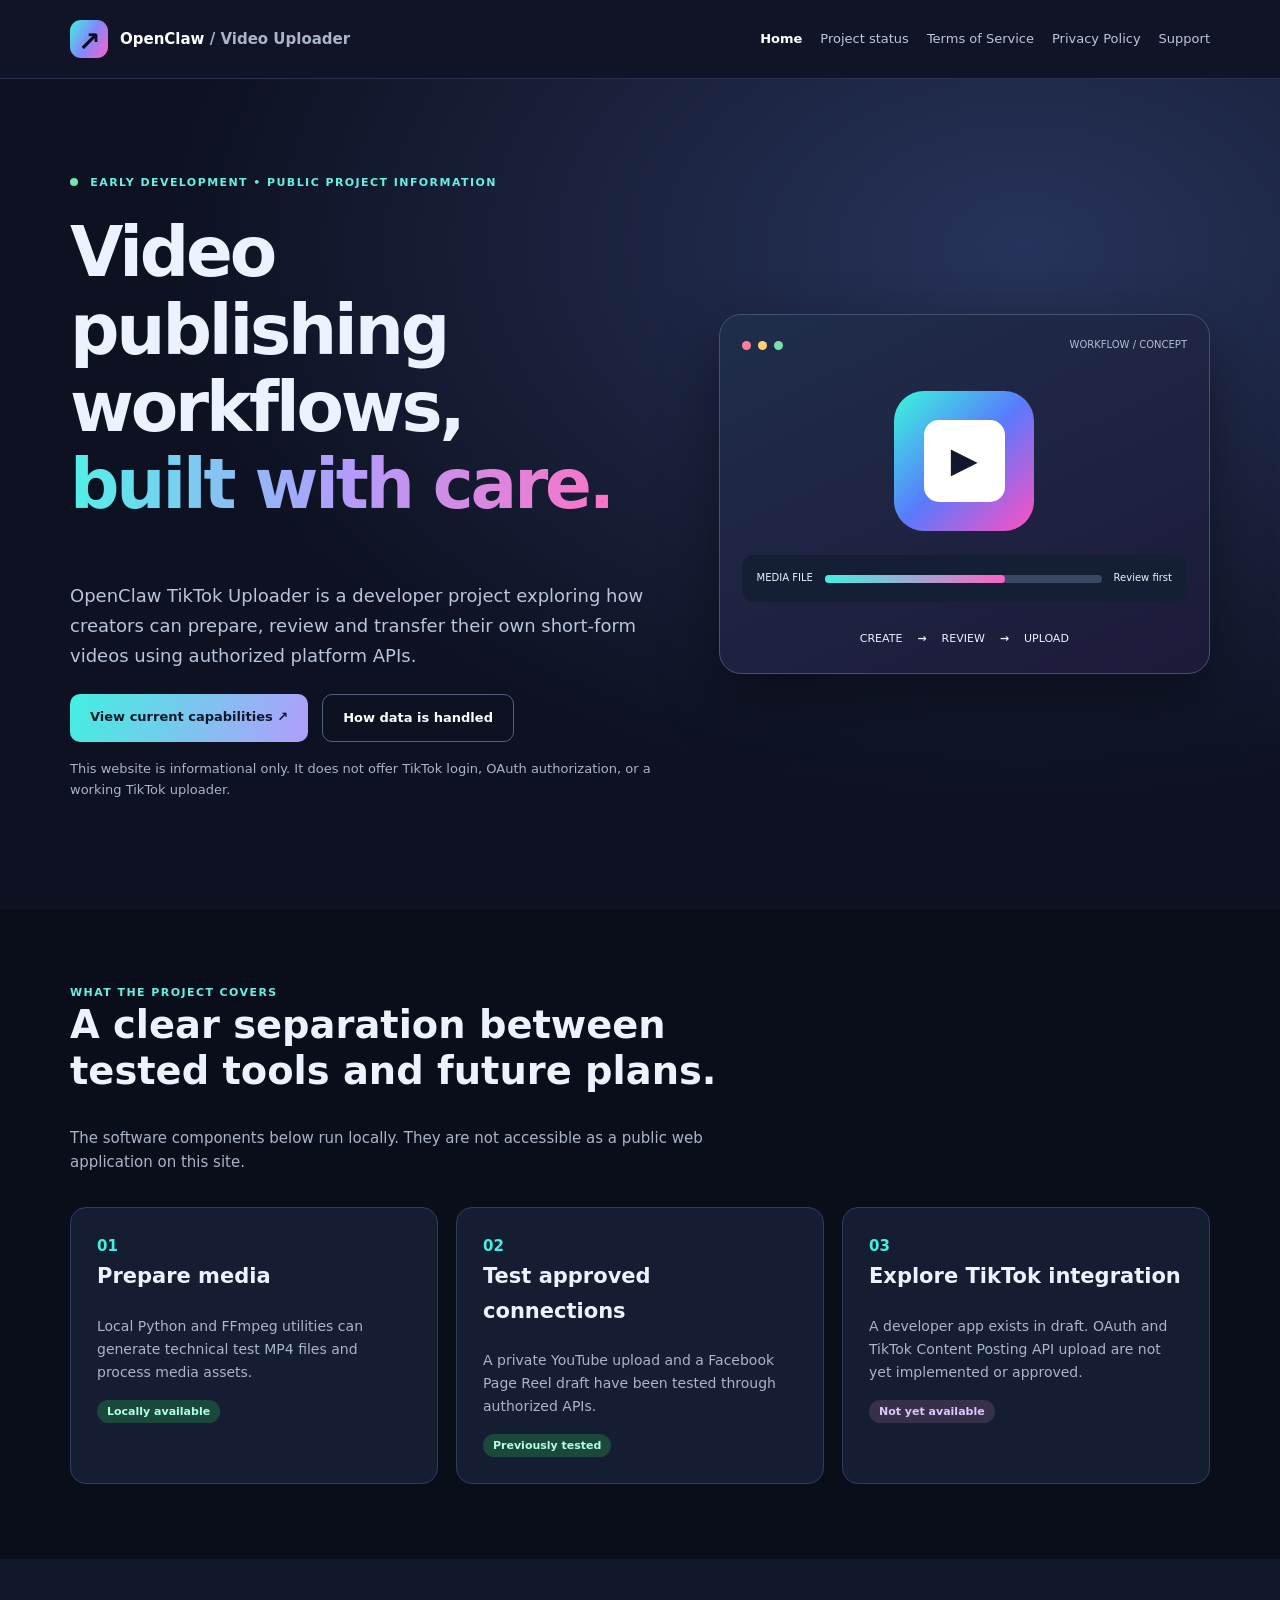
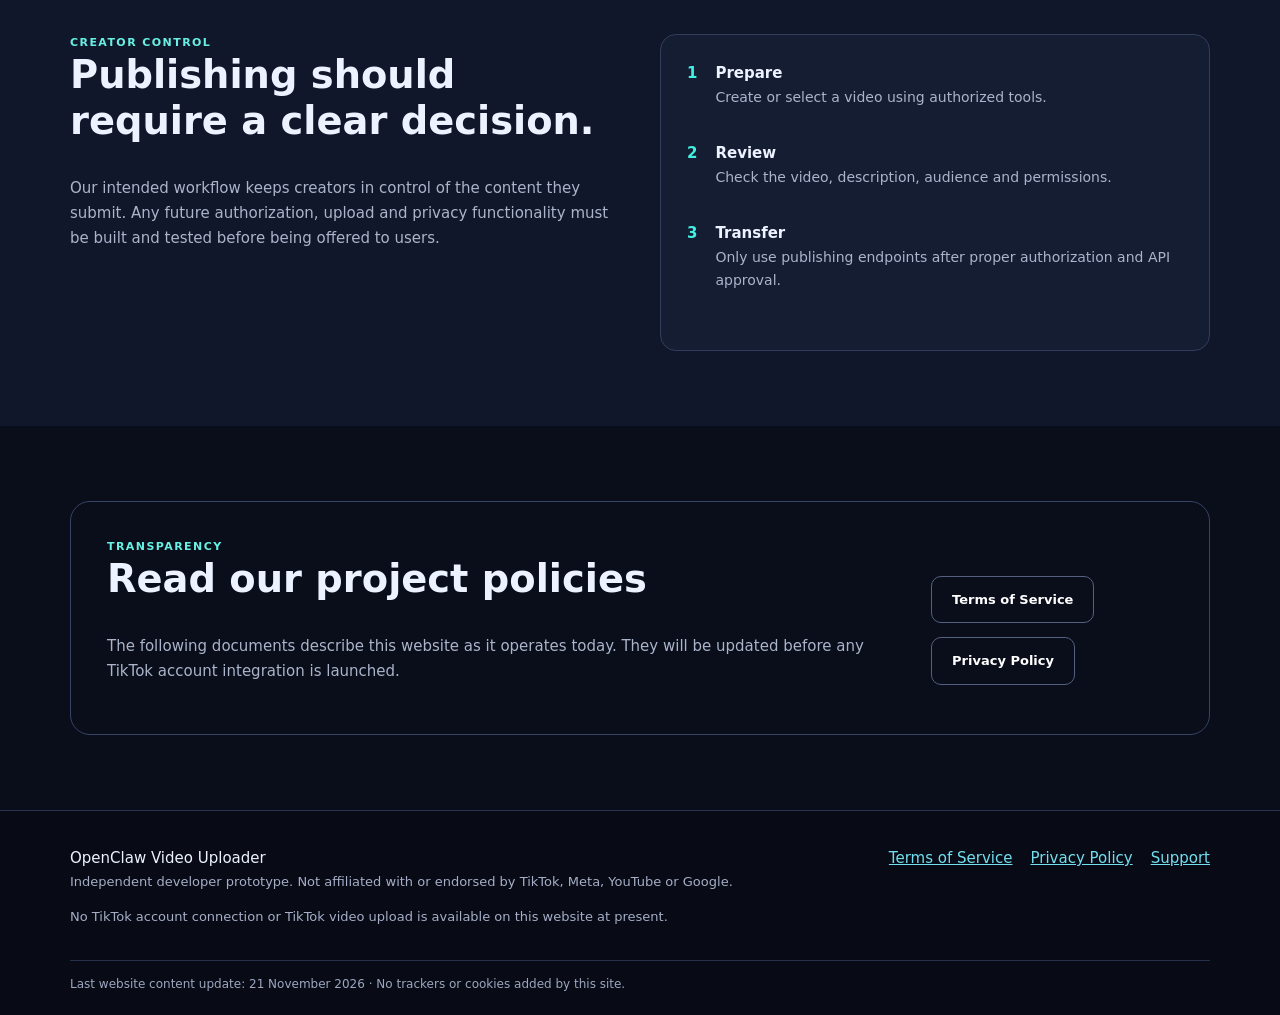
<file: index.html>
<!doctype html>
<html lang="en"><head>
<meta charset="utf-8"><meta name="viewport" content="width=device-width, initial-scale=1">
<meta name="theme-color" content="#0d1022"><meta name="description" content="Independent development-stage video publishing workflow prototype. Current status, privacy and terms.">
<title>Home — OpenClaw TikTok Uploader</title>
<link rel="icon" type="image/svg+xml" href="assets/favicon.svg"><link rel="stylesheet" href="assets/styles.css">
</head><body>
<a class="skip" href="#main">Skip to content</a>
<header class="site-header"><div class="wrap bar"><a class="brand" href="index.html" aria-label="OpenClaw TikTok Uploader home"><span class="logo" aria-hidden="true"><span>↗</span></span><span>OpenClaw<span class="brand-muted"> / Video Uploader</span></span></a><nav aria-label="Main navigation"><a href="index.html" aria-current="page">Home</a><a href="status.html">Project status</a><a href="terms.html">Terms of Service</a><a href="privacy.html">Privacy Policy</a><a href="contact.html">Support</a></nav></div></header>
<main id="main"><section class="hero"><div class="wrap hero-inner"><div class="hero-copy"><div class="eyebrow"><span class="pulse"></span> EARLY DEVELOPMENT • PUBLIC PROJECT INFORMATION</div><h1>Video publishing workflows,<br><span class="gradient">built with care.</span></h1><p class="lead">OpenClaw TikTok Uploader is a developer project exploring how creators can prepare, review and transfer their own short-form videos using authorized platform APIs.</p><div class="cta-row"><a class="btn primary" href="status.html">View current capabilities <span aria-hidden="true">↗</span></a><a class="btn ghost" href="privacy.html">How data is handled</a></div><p class="micro">This website is informational only. It does not offer TikTok login, OAuth authorization, or a working TikTok uploader.</p></div><div class="preview" aria-label="Illustration of a video publishing workflow"><div class="preview-top"><span class="dot d1"></span><span class="dot d2"></span><span class="dot d3"></span><span class="preview-label">WORKFLOW / CONCEPT</span></div><div class="preview-icon"><span class="play">▶</span></div><div class="preview-track"><span>MEDIA FILE</span><div class="track"><i></i></div><span class="track-badge">Review first</span></div><div class="preview-stages"><span>CREATE</span><b>→</b><span>REVIEW</span><b>→</b><span>UPLOAD</span></div></div></div></section>
<section class="section"><div class="wrap"><div class="section-heading"><div class="kicker">WHAT THE PROJECT COVERS</div><h2>A clear separation between tested tools and future plans.</h2><p>The software components below run locally. They are not accessible as a public web application on this site.</p></div><div class="cards"><article class="tile"><span class="tile-num">01</span><h3>Prepare media</h3><p>Local Python and FFmpeg utilities can generate technical test MP4 files and process media assets.</p><span class="state pass">Locally available</span></article><article class="tile"><span class="tile-num">02</span><h3>Test approved connections</h3><p>A private YouTube upload and a Facebook Page Reel draft have been tested through authorized APIs.</p><span class="state pass">Previously tested</span></article><article class="tile"><span class="tile-num">03</span><h3>Explore TikTok integration</h3><p>A developer app exists in draft. OAuth and TikTok Content Posting API upload are not yet implemented or approved.</p><span class="state wait">Not yet available</span></article></div></div></section>
<section class="section muted-section"><div class="wrap split"><div><div class="kicker">CREATOR CONTROL</div><h2>Publishing should require a clear decision.</h2><p>Our intended workflow keeps creators in control of the content they submit. Any future authorization, upload and privacy functionality must be built and tested before being offered to users.</p></div><div class="mini-list"><div><span class="num">1</span><div><strong>Prepare</strong><p>Create or select a video using authorized tools.</p></div></div><div><span class="num">2</span><div><strong>Review</strong><p>Check the video, description, audience and permissions.</p></div></div><div><span class="num">3</span><div><strong>Transfer</strong><p>Only use publishing endpoints after proper authorization and API approval.</p></div></div></div></div></section>
<section class="section"><div class="wrap legal-banner"><div><div class="kicker">TRANSPARENCY</div><h2>Read our project policies</h2><p>The following documents describe this website as it operates today. They will be updated before any TikTok account integration is launched.</p></div><div class="cta-row"><a class="btn ghost" href="terms.html">Terms of Service</a><a class="btn ghost" href="privacy.html">Privacy Policy</a></div></div></section></main>
<footer class="footer"><div class="wrap footer-grid"><div><div class="footer-brand">OpenClaw Video Uploader</div><p>Independent developer prototype. Not affiliated with or endorsed by TikTok, Meta, YouTube or Google.</p><p class="muted">No TikTok account connection or TikTok video upload is available on this website at present.</p></div><div class="footer-links"><a href="terms.html">Terms of Service</a><a href="privacy.html">Privacy Policy</a><a href="contact.html">Support</a></div></div><div class="wrap footnote">Last website content update: 21 November 2026 · No trackers or cookies added by this site.</div></footer>
</body></html>
</file>
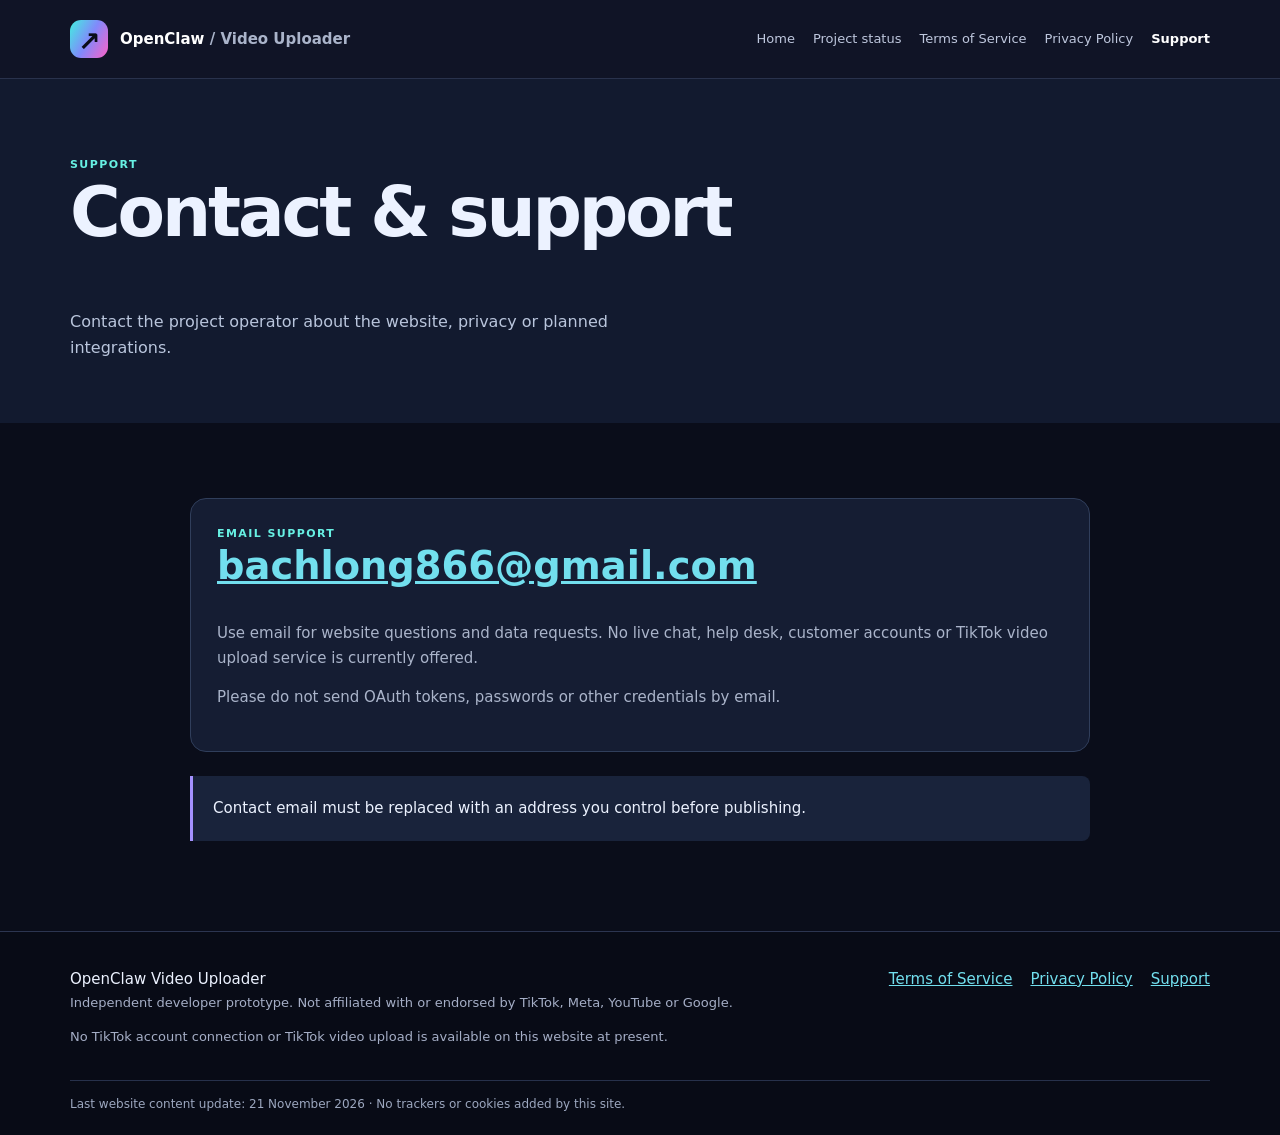
<file: contact.html>
<!doctype html>
<html lang="en"><head>
<meta charset="utf-8"><meta name="viewport" content="width=device-width, initial-scale=1">
<meta name="theme-color" content="#0d1022"><meta name="description" content="Contact the operator of OpenClaw Video Uploader.">
<title>Contact — OpenClaw TikTok Uploader</title>
<link rel="icon" type="image/svg+xml" href="assets/favicon.svg"><link rel="stylesheet" href="assets/styles.css">
</head><body>
<a class="skip" href="#main">Skip to content</a>
<header class="site-header"><div class="wrap bar"><a class="brand" href="index.html" aria-label="OpenClaw TikTok Uploader home"><span class="logo" aria-hidden="true"><span>↗</span></span><span>OpenClaw<span class="brand-muted"> / Video Uploader</span></span></a><nav aria-label="Main navigation"><a href="index.html">Home</a><a href="status.html">Project status</a><a href="terms.html">Terms of Service</a><a href="privacy.html">Privacy Policy</a><a href="contact.html" aria-current="page">Support</a></nav></div></header>
<main id="main"><section class="subhero"><div class="wrap"><div class="kicker">SUPPORT</div><h1>Contact & support</h1><p class="lead smaller">Contact the project operator about the website, privacy or planned integrations.</p></div></section><section class="section"><div class="wrap article"><div class="contact-card"><div class="kicker">EMAIL SUPPORT</div><h2><a href="mailto:bachlong866@gmail.com">bachlong866@gmail.com</a></h2><p>Use email for website questions and data requests. No live chat, help desk, customer accounts or TikTok video upload service is currently offered.</p><p class="muted">Please do not send OAuth tokens, passwords or other credentials by email.</p></div><p class="note">Contact email must be replaced with an address you control before publishing.</p></div></section></main>
<footer class="footer"><div class="wrap footer-grid"><div><div class="footer-brand">OpenClaw Video Uploader</div><p>Independent developer prototype. Not affiliated with or endorsed by TikTok, Meta, YouTube or Google.</p><p class="muted">No TikTok account connection or TikTok video upload is available on this website at present.</p></div><div class="footer-links"><a href="terms.html">Terms of Service</a><a href="privacy.html">Privacy Policy</a><a href="contact.html">Support</a></div></div><div class="wrap footnote">Last website content update: 21 November 2026 · No trackers or cookies added by this site.</div></footer>
</body></html>
</file>
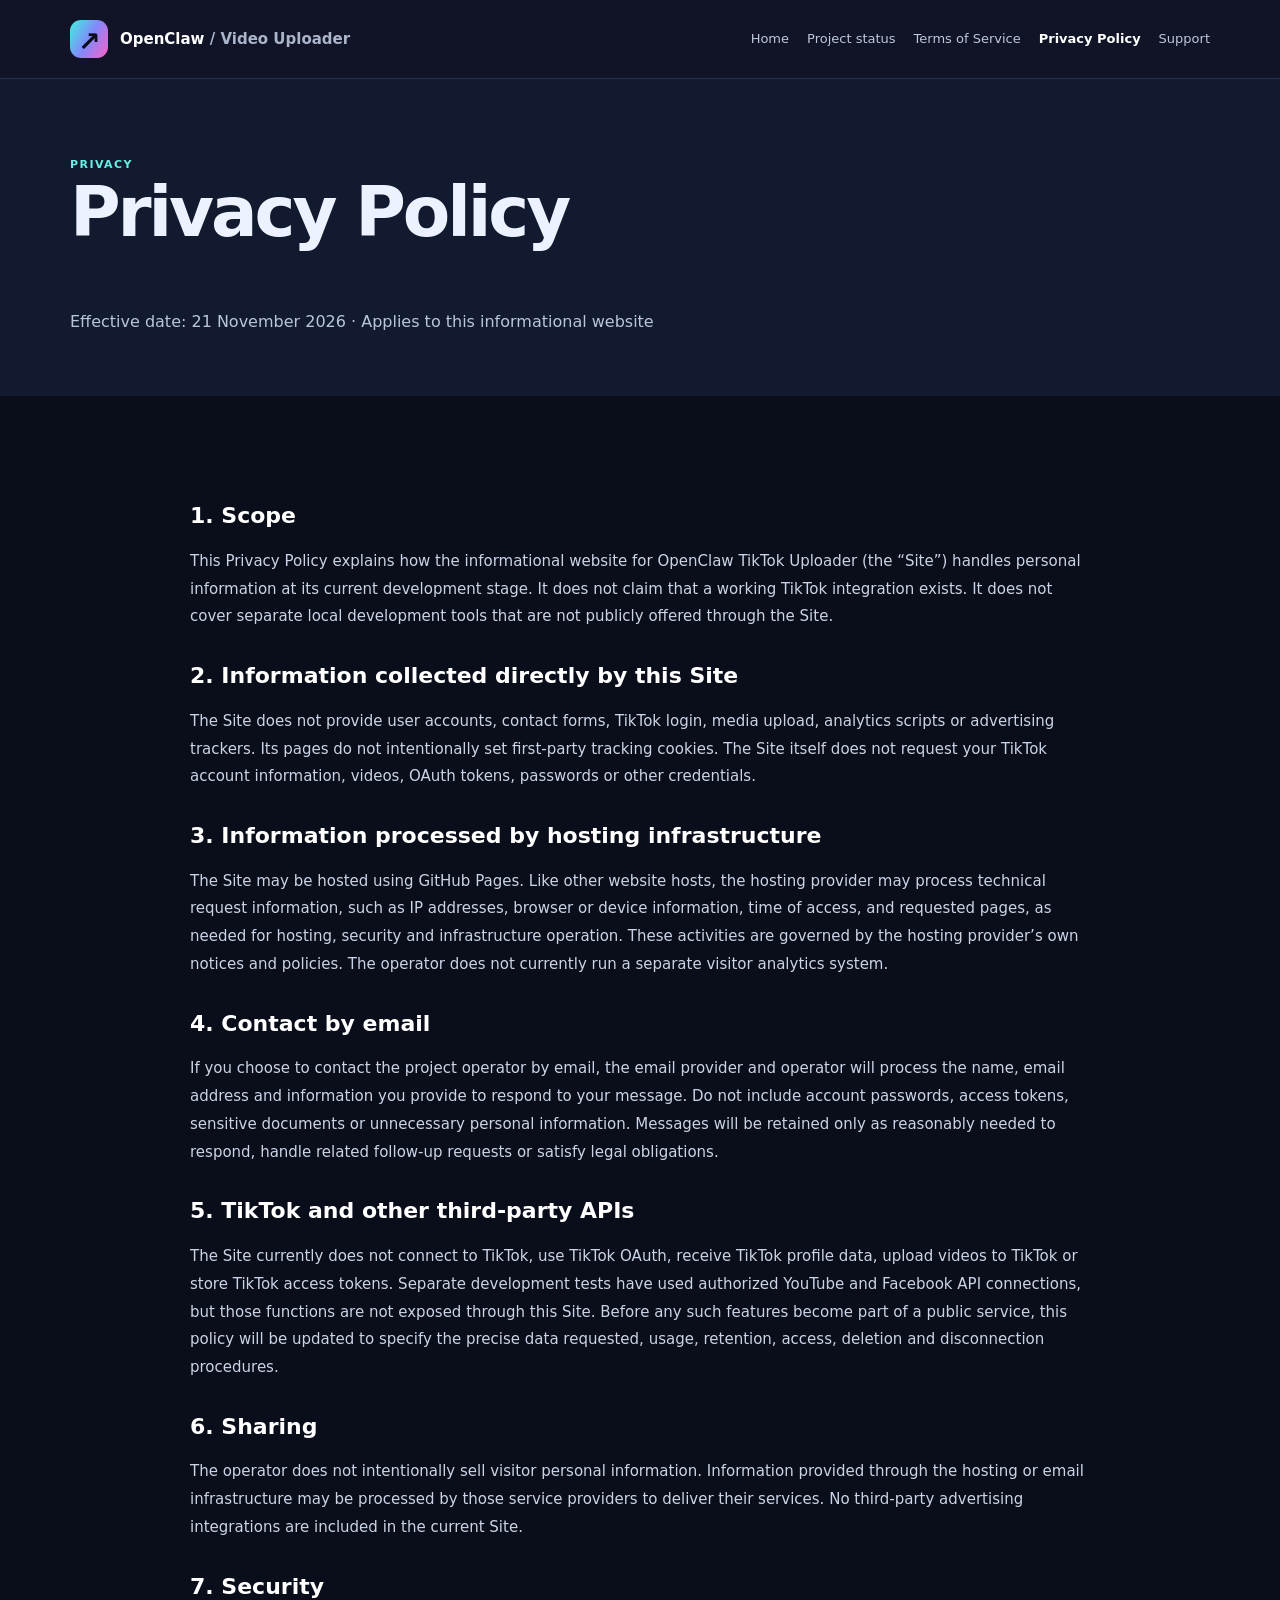
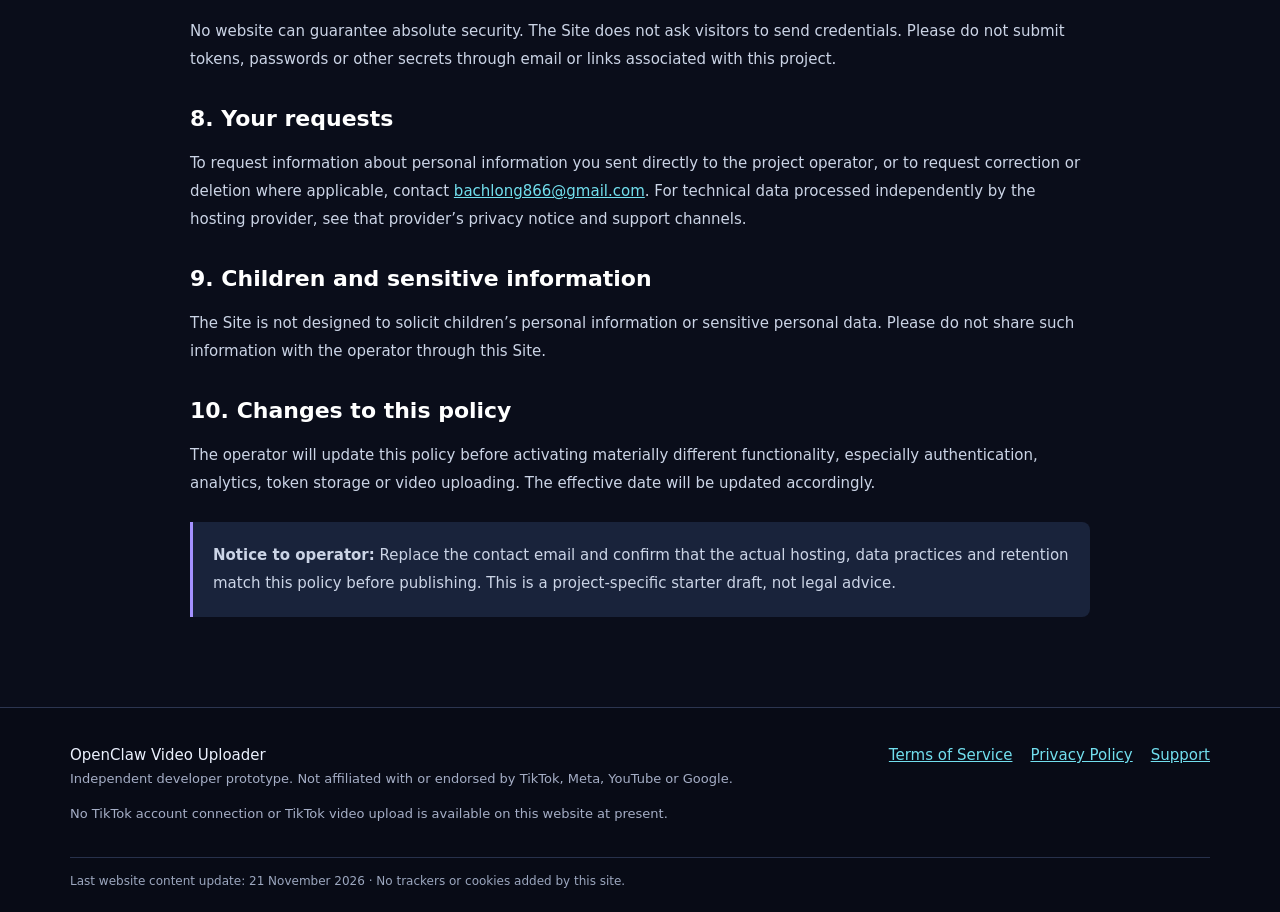
<file: privacy.html>
<!doctype html>
<html lang="en"><head>
<meta charset="utf-8"><meta name="viewport" content="width=device-width, initial-scale=1">
<meta name="theme-color" content="#0d1022"><meta name="description" content="Privacy Policy covering hosting, contact email and current absence of TikTok user data processing.">
<title>Privacy Policy — OpenClaw TikTok Uploader</title>
<link rel="icon" type="image/svg+xml" href="assets/favicon.svg"><link rel="stylesheet" href="assets/styles.css">
</head><body>
<a class="skip" href="#main">Skip to content</a>
<header class="site-header"><div class="wrap bar"><a class="brand" href="index.html" aria-label="OpenClaw TikTok Uploader home"><span class="logo" aria-hidden="true"><span>↗</span></span><span>OpenClaw<span class="brand-muted"> / Video Uploader</span></span></a><nav aria-label="Main navigation"><a href="index.html">Home</a><a href="status.html">Project status</a><a href="terms.html">Terms of Service</a><a href="privacy.html" aria-current="page">Privacy Policy</a><a href="contact.html">Support</a></nav></div></header>
<main id="main"><section class="subhero"><div class="wrap"><div class="kicker">PRIVACY</div><h1>Privacy Policy</h1><p class="lead smaller">Effective date: 21 November 2026 · Applies to this informational website</p></div></section><section class="section"><article class="wrap article prose">
<h2>1. Scope</h2><p>This Privacy Policy explains how the informational website for OpenClaw TikTok Uploader (the “Site”) handles personal information at its current development stage. It does not claim that a working TikTok integration exists. It does not cover separate local development tools that are not publicly offered through the Site.</p>
<h2>2. Information collected directly by this Site</h2><p>The Site does not provide user accounts, contact forms, TikTok login, media upload, analytics scripts or advertising trackers. Its pages do not intentionally set first-party tracking cookies. The Site itself does not request your TikTok account information, videos, OAuth tokens, passwords or other credentials.</p>
<h2>3. Information processed by hosting infrastructure</h2><p>The Site may be hosted using GitHub Pages. Like other website hosts, the hosting provider may process technical request information, such as IP addresses, browser or device information, time of access, and requested pages, as needed for hosting, security and infrastructure operation. These activities are governed by the hosting provider’s own notices and policies. The operator does not currently run a separate visitor analytics system.</p>
<h2>4. Contact by email</h2><p>If you choose to contact the project operator by email, the email provider and operator will process the name, email address and information you provide to respond to your message. Do not include account passwords, access tokens, sensitive documents or unnecessary personal information. Messages will be retained only as reasonably needed to respond, handle related follow-up requests or satisfy legal obligations.</p>
<h2>5. TikTok and other third-party APIs</h2><p>The Site currently does not connect to TikTok, use TikTok OAuth, receive TikTok profile data, upload videos to TikTok or store TikTok access tokens. Separate development tests have used authorized YouTube and Facebook API connections, but those functions are not exposed through this Site. Before any such features become part of a public service, this policy will be updated to specify the precise data requested, usage, retention, access, deletion and disconnection procedures.</p>
<h2>6. Sharing</h2><p>The operator does not intentionally sell visitor personal information. Information provided through the hosting or email infrastructure may be processed by those service providers to deliver their services. No third-party advertising integrations are included in the current Site.</p>
<h2>7. Security</h2><p>No website can guarantee absolute security. The Site does not ask visitors to send credentials. Please do not submit tokens, passwords or other secrets through email or links associated with this project.</p>
<h2>8. Your requests</h2><p>To request information about personal information you sent directly to the project operator, or to request correction or deletion where applicable, contact <a href="mailto:bachlong866@gmail.com">bachlong866@gmail.com</a>. For technical data processed independently by the hosting provider, see that provider’s privacy notice and support channels.</p>
<h2>9. Children and sensitive information</h2><p>The Site is not designed to solicit children’s personal information or sensitive personal data. Please do not share such information with the operator through this Site.</p>
<h2>10. Changes to this policy</h2><p>The operator will update this policy before activating materially different functionality, especially authentication, analytics, token storage or video uploading. The effective date will be updated accordingly.</p>
<p class="note"><strong>Notice to operator:</strong> Replace the contact email and confirm that the actual hosting, data practices and retention match this policy before publishing. This is a project-specific starter draft, not legal advice.</p>
</article></section></main>
<footer class="footer"><div class="wrap footer-grid"><div><div class="footer-brand">OpenClaw Video Uploader</div><p>Independent developer prototype. Not affiliated with or endorsed by TikTok, Meta, YouTube or Google.</p><p class="muted">No TikTok account connection or TikTok video upload is available on this website at present.</p></div><div class="footer-links"><a href="terms.html">Terms of Service</a><a href="privacy.html">Privacy Policy</a><a href="contact.html">Support</a></div></div><div class="wrap footnote">Last website content update: 21 November 2026 · No trackers or cookies added by this site.</div></footer>
</body></html>
</file>
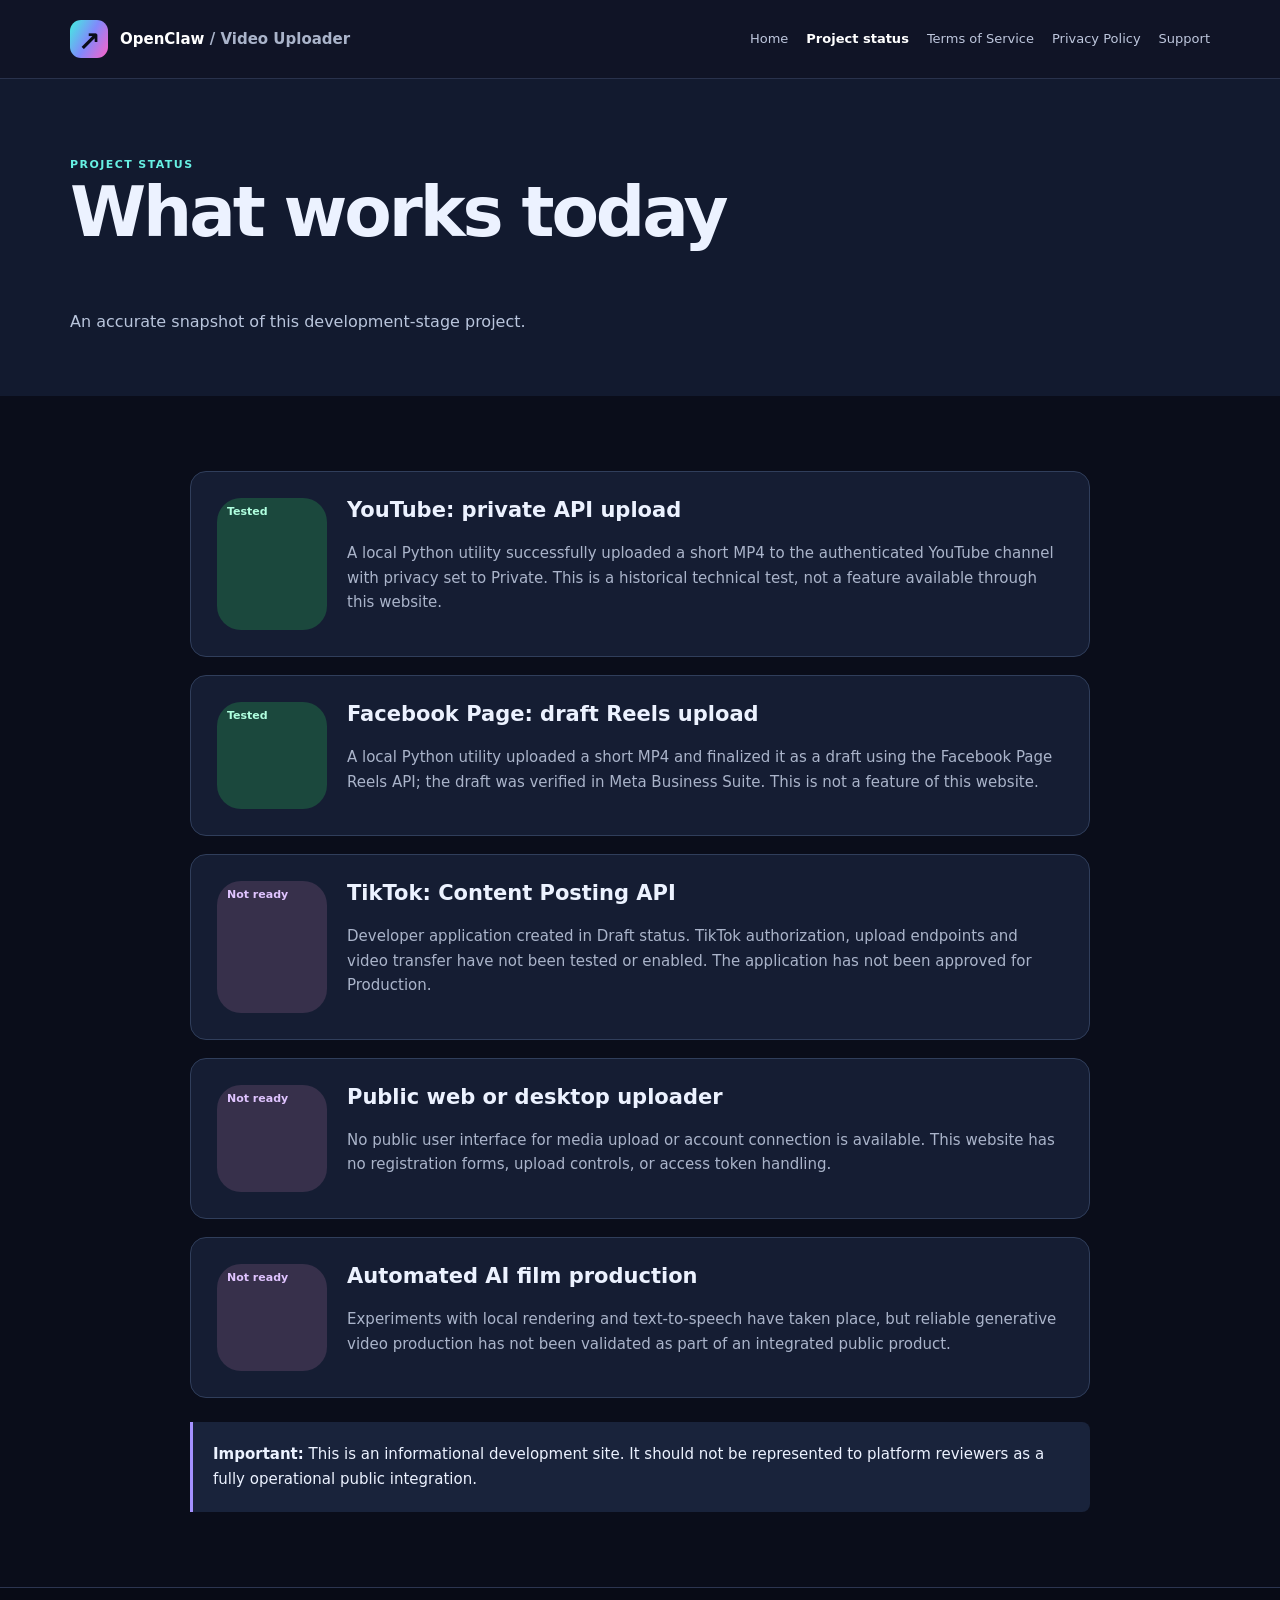
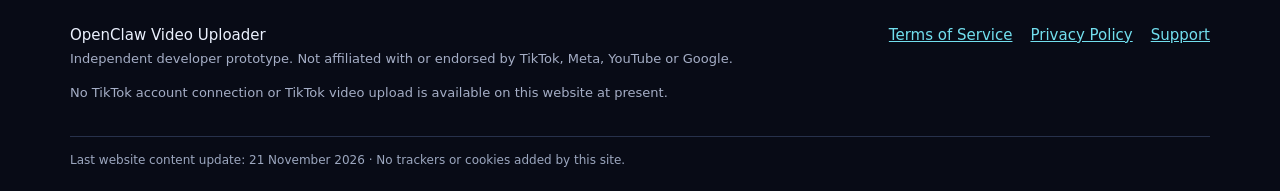
<file: status.html>
<!doctype html>
<html lang="en"><head>
<meta charset="utf-8"><meta name="viewport" content="width=device-width, initial-scale=1">
<meta name="theme-color" content="#0d1022"><meta name="description" content="Current tested features and unavailable integrations for the OpenClaw Video Uploader project.">
<title>Project status — OpenClaw TikTok Uploader</title>
<link rel="icon" type="image/svg+xml" href="assets/favicon.svg"><link rel="stylesheet" href="assets/styles.css">
</head><body>
<a class="skip" href="#main">Skip to content</a>
<header class="site-header"><div class="wrap bar"><a class="brand" href="index.html" aria-label="OpenClaw TikTok Uploader home"><span class="logo" aria-hidden="true"><span>↗</span></span><span>OpenClaw<span class="brand-muted"> / Video Uploader</span></span></a><nav aria-label="Main navigation"><a href="index.html">Home</a><a href="status.html" aria-current="page">Project status</a><a href="terms.html">Terms of Service</a><a href="privacy.html">Privacy Policy</a><a href="contact.html">Support</a></nav></div></header>
<main id="main"><section class="subhero"><div class="wrap"><div class="kicker">PROJECT STATUS</div><h1>What works today</h1><p class="lead smaller">An accurate snapshot of this development-stage project.</p></div></section><section class="section"><div class="wrap article"><div class="status-list"><div class="status-row"><span class="state pass">Tested</span><div><h2>YouTube: private API upload</h2><p>A local Python utility successfully uploaded a short MP4 to the authenticated YouTube channel with privacy set to Private. This is a historical technical test, not a feature available through this website.</p></div></div><div class="status-row"><span class="state pass">Tested</span><div><h2>Facebook Page: draft Reels upload</h2><p>A local Python utility uploaded a short MP4 and finalized it as a draft using the Facebook Page Reels API; the draft was verified in Meta Business Suite. This is not a feature of this website.</p></div></div><div class="status-row"><span class="state wait">Not ready</span><div><h2>TikTok: Content Posting API</h2><p>Developer application created in Draft status. TikTok authorization, upload endpoints and video transfer have not been tested or enabled. The application has not been approved for Production.</p></div></div><div class="status-row"><span class="state wait">Not ready</span><div><h2>Public web or desktop uploader</h2><p>No public user interface for media upload or account connection is available. This website has no registration forms, upload controls, or access token handling.</p></div></div><div class="status-row"><span class="state wait">Not ready</span><div><h2>Automated AI film production</h2><p>Experiments with local rendering and text-to-speech have taken place, but reliable generative video production has not been validated as part of an integrated public product.</p></div></div></div><div class="note"><strong>Important:</strong> This is an informational development site. It should not be represented to platform reviewers as a fully operational public integration.</div></div></section></main>
<footer class="footer"><div class="wrap footer-grid"><div><div class="footer-brand">OpenClaw Video Uploader</div><p>Independent developer prototype. Not affiliated with or endorsed by TikTok, Meta, YouTube or Google.</p><p class="muted">No TikTok account connection or TikTok video upload is available on this website at present.</p></div><div class="footer-links"><a href="terms.html">Terms of Service</a><a href="privacy.html">Privacy Policy</a><a href="contact.html">Support</a></div></div><div class="wrap footnote">Last website content update: 21 November 2026 · No trackers or cookies added by this site.</div></footer>
</body></html>
</file>
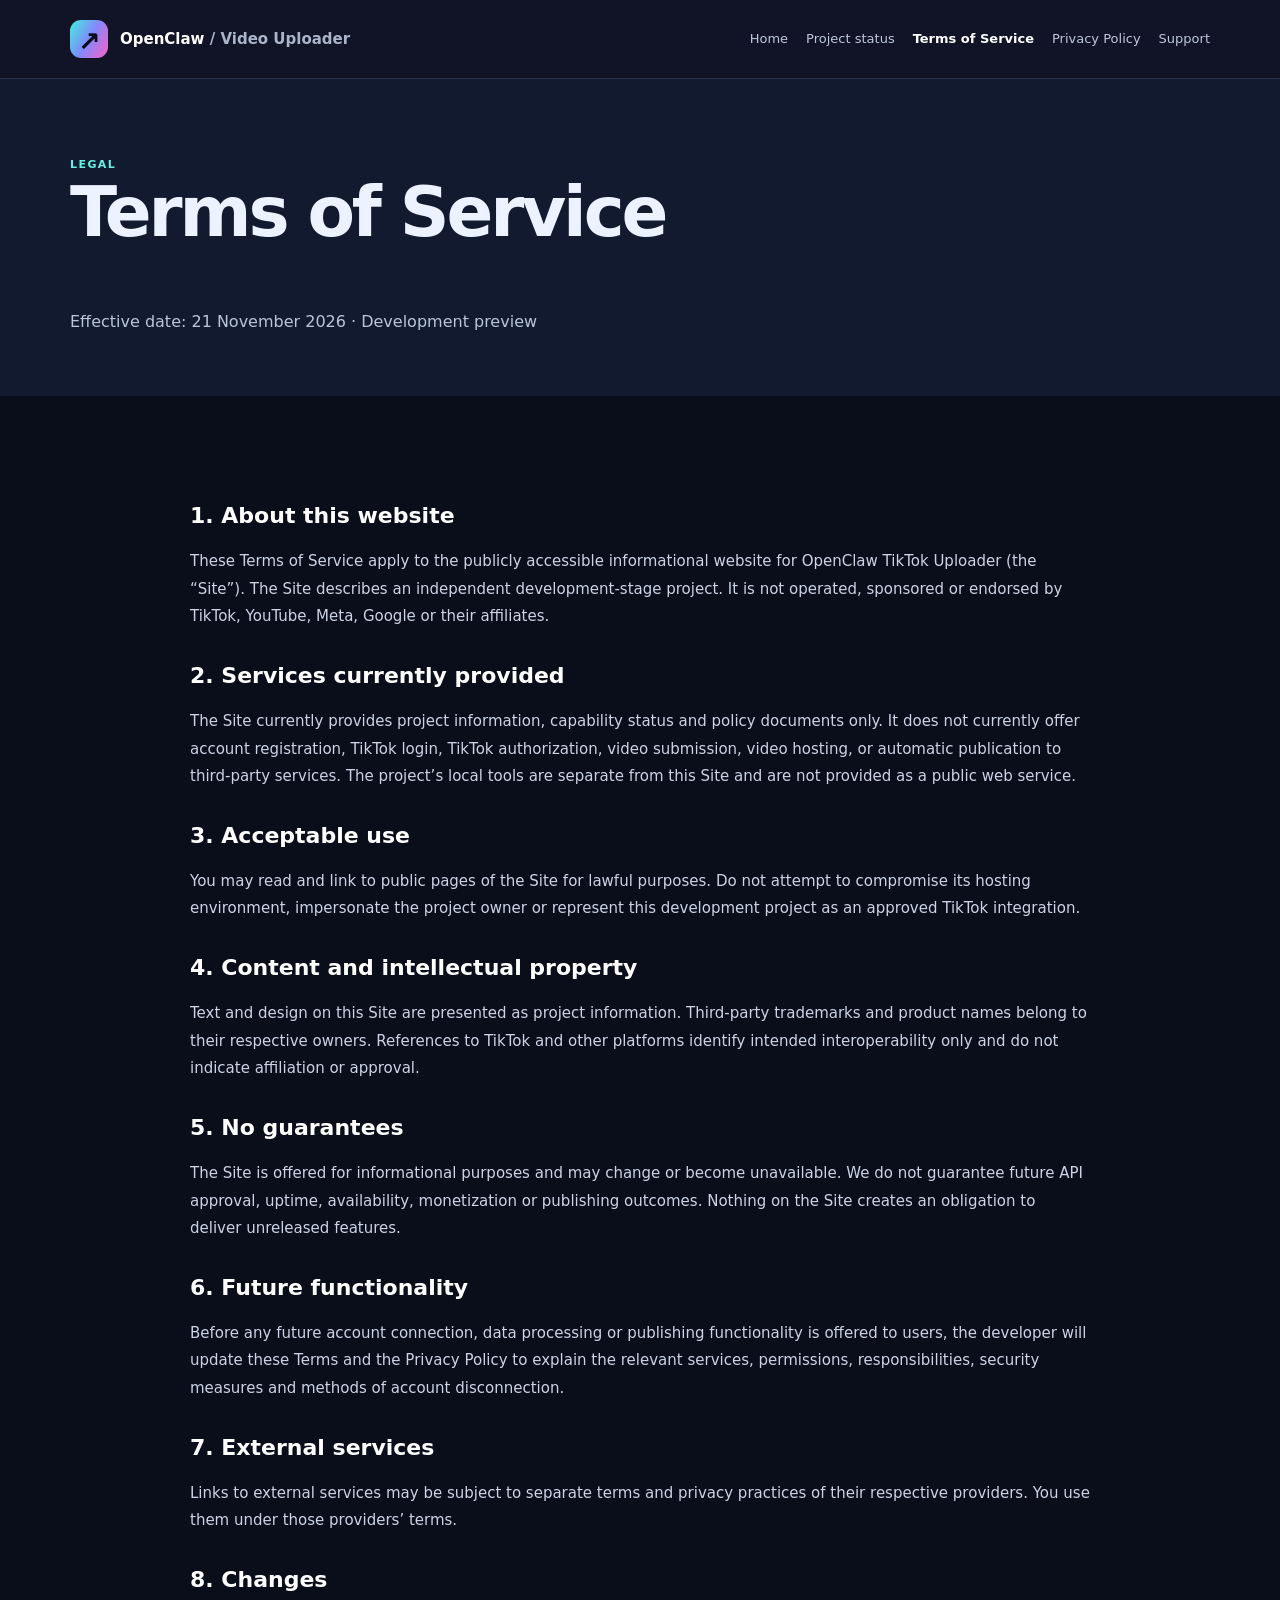
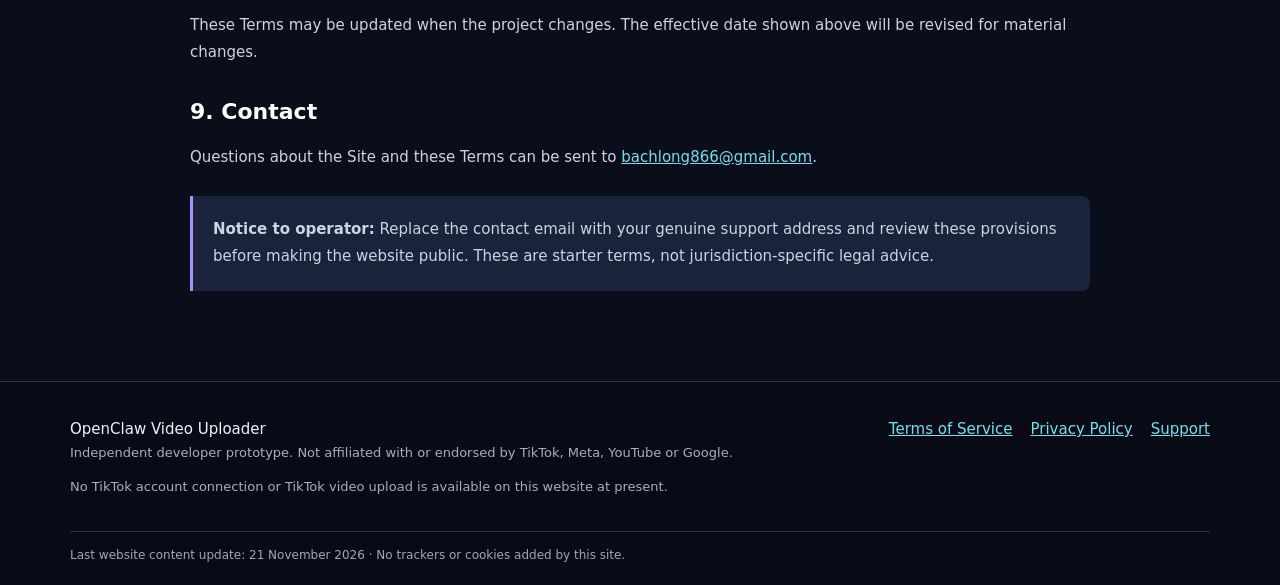
<file: terms.html>
<!doctype html>
<html lang="en"><head>
<meta charset="utf-8"><meta name="viewport" content="width=device-width, initial-scale=1">
<meta name="theme-color" content="#0d1022"><meta name="description" content="Terms of Service for this development-stage informational site.">
<title>Terms of Service — OpenClaw TikTok Uploader</title>
<link rel="icon" type="image/svg+xml" href="assets/favicon.svg"><link rel="stylesheet" href="assets/styles.css">
</head><body>
<a class="skip" href="#main">Skip to content</a>
<header class="site-header"><div class="wrap bar"><a class="brand" href="index.html" aria-label="OpenClaw TikTok Uploader home"><span class="logo" aria-hidden="true"><span>↗</span></span><span>OpenClaw<span class="brand-muted"> / Video Uploader</span></span></a><nav aria-label="Main navigation"><a href="index.html">Home</a><a href="status.html">Project status</a><a href="terms.html" aria-current="page">Terms of Service</a><a href="privacy.html">Privacy Policy</a><a href="contact.html">Support</a></nav></div></header>
<main id="main"><section class="subhero"><div class="wrap"><div class="kicker">LEGAL</div><h1>Terms of Service</h1><p class="lead smaller">Effective date: 21 November 2026 · Development preview</p></div></section><section class="section"><article class="wrap article prose">
<h2>1. About this website</h2><p>These Terms of Service apply to the publicly accessible informational website for OpenClaw TikTok Uploader (the “Site”). The Site describes an independent development-stage project. It is not operated, sponsored or endorsed by TikTok, YouTube, Meta, Google or their affiliates.</p>
<h2>2. Services currently provided</h2><p>The Site currently provides project information, capability status and policy documents only. It does not currently offer account registration, TikTok login, TikTok authorization, video submission, video hosting, or automatic publication to third-party services. The project’s local tools are separate from this Site and are not provided as a public web service.</p>
<h2>3. Acceptable use</h2><p>You may read and link to public pages of the Site for lawful purposes. Do not attempt to compromise its hosting environment, impersonate the project owner or represent this development project as an approved TikTok integration.</p>
<h2>4. Content and intellectual property</h2><p>Text and design on this Site are presented as project information. Third-party trademarks and product names belong to their respective owners. References to TikTok and other platforms identify intended interoperability only and do not indicate affiliation or approval.</p>
<h2>5. No guarantees</h2><p>The Site is offered for informational purposes and may change or become unavailable. We do not guarantee future API approval, uptime, availability, monetization or publishing outcomes. Nothing on the Site creates an obligation to deliver unreleased features.</p>
<h2>6. Future functionality</h2><p>Before any future account connection, data processing or publishing functionality is offered to users, the developer will update these Terms and the Privacy Policy to explain the relevant services, permissions, responsibilities, security measures and methods of account disconnection.</p>
<h2>7. External services</h2><p>Links to external services may be subject to separate terms and privacy practices of their respective providers. You use them under those providers’ terms.</p>
<h2>8. Changes</h2><p>These Terms may be updated when the project changes. The effective date shown above will be revised for material changes.</p>
<h2>9. Contact</h2><p>Questions about the Site and these Terms can be sent to <a href="mailto:bachlong866@gmail.com">bachlong866@gmail.com</a>.</p>
<p class="note"><strong>Notice to operator:</strong> Replace the contact email with your genuine support address and review these provisions before making the website public. These are starter terms, not jurisdiction-specific legal advice.</p>
</article></section></main>
<footer class="footer"><div class="wrap footer-grid"><div><div class="footer-brand">OpenClaw Video Uploader</div><p>Independent developer prototype. Not affiliated with or endorsed by TikTok, Meta, YouTube or Google.</p><p class="muted">No TikTok account connection or TikTok video upload is available on this website at present.</p></div><div class="footer-links"><a href="terms.html">Terms of Service</a><a href="privacy.html">Privacy Policy</a><a href="contact.html">Support</a></div></div><div class="wrap footnote">Last website content update: 21 November 2026 · No trackers or cookies added by this site.</div></footer>
</body></html>
</file>
<file: assets/styles.css>
@charset "UTF-8";
:root{color-scheme:dark;--bg:#0a0d1a;--fg:#ecf2ff;--muted:#aab4ca;--line:#2c3652;--cyan:#42f0e0;--pink:#fd61c6}*{box-sizing:border-box}body{margin:0;background:var(--bg);color:var(--fg);font:15px/1.65 system-ui,-apple-system,Segoe UI,Arial,sans-serif}a{color:#72dfee}a:hover{color:#bafff5}.wrap{width:min(1140px,calc(100% - 40px));margin:auto}.skip{position:absolute;top:-100px}.skip:focus{top:0;background:white;color:black;padding:10px;z-index:20}.site-header{border-bottom:1px solid #29324c;background:#101426;position:sticky;top:0;z-index:10}.bar{display:flex;justify-content:space-between;align-items:center;gap:20px;min-height:78px}.brand{text-decoration:none;color:white;display:flex;align-items:center;gap:12px;font-weight:800}.brand-muted,.muted,.micro{color:var(--muted)}.logo{width:38px;height:38px;display:grid;place-items:center;color:#0a0d1a;background:linear-gradient(120deg,var(--cyan),#8189fb,var(--pink));border-radius:11px;font-size:27px}nav{display:flex;gap:18px;flex-wrap:wrap}nav a{font-size:13px;color:#bec7dd;text-decoration:none}nav a[aria-current=page]{color:white;font-weight:700}h1,h2,h3,p{margin-top:0}h1{font-size:clamp(40px,5.4vw,70px);letter-spacing:-.045em;line-height:1.12}h2{font-size:clamp(27px,3vw,39px);line-height:1.2}h3{font-size:21px}.hero{background:radial-gradient(ellipse at 80% 20%,#27335a,transparent 60%),#0d1121}.hero-inner{display:grid;grid-template-columns:1.1fr .9fr;align-items:center;gap:48px;padding:95px 0;min-height:590px}.eyebrow,.kicker{color:#67f0e3;font-size:11px;letter-spacing:.13em;font-weight:800}.eyebrow{margin-bottom:22px}.pulse{display:inline-block;width:8px;height:8px;border-radius:50%;background:#71e5ab;margin-right:7px}.gradient{background:linear-gradient(90deg,#52f0e8,#b29dfc,#fc73c6);background-clip:text;color:transparent}.lead{color:#b9c5dc;font-size:18px;max-width:640px}.smaller{font-size:16px}.cta-row{display:flex;gap:14px;flex-wrap:wrap;margin-top:24px}.btn{display:inline-block;padding:12px 20px;border-radius:10px;text-decoration:none;font-size:13px;font-weight:750}.btn.primary{background:linear-gradient(110deg,var(--cyan),#b29dfc);color:#11172b}.btn.ghost{border:1px solid #536080;color:white}.micro{font-size:13px;margin-top:16px}.preview{background:linear-gradient(155deg,#1f2e4b,#1d1939);border:1px solid #465274;padding:22px;border-radius:22px;min-height:360px;box-shadow:0 24px 60px #0006}.preview-top{display:flex;gap:7px;align-items:center}.dot{width:9px;height:9px;background:#ff7d9e;border-radius:50%}.d2{background:#ffd06f}.d3{background:#78dfaf}.preview-label{margin-left:auto;font-size:10px;color:#b5bfd3}.preview-icon{width:140px;height:140px;border-radius:30px;display:grid;place-items:center;margin:38px auto 24px;background:linear-gradient(135deg,#3af7db,#597afd,#ff4fc2)}.play{color:#11182d;background:white;border-radius:15px;padding:12px 27px;font-size:35px}.preview-track{display:flex;gap:12px;align-items:center;background:#141e34;border-radius:12px;padding:15px;font-size:10px}.track{height:8px;background:#394863;flex:1;border-radius:15px}.track i{display:block;background:linear-gradient(90deg,var(--cyan),var(--pink));height:8px;width:65%;border-radius:15px}.preview-stages{display:flex;gap:15px;justify-content:center;margin-top:28px;font-size:11px}.section{padding:75px 0}.section-heading{max-width:720px;margin-bottom:32px}.section-heading p,.tile p,.split p,.legal-banner p,.status-row p,.contact-card p{color:var(--muted)}.cards{display:grid;grid-template-columns:repeat(3,1fr);gap:18px}.tile,.mini-list,.status-row,.contact-card{background:#151d33;border:1px solid #303e5b;border-radius:16px;padding:26px}.tile-num,.num{color:var(--cyan);font-weight:850}.tile p{font-size:14px}.state{border-radius:24px;padding:5px 10px;font-size:11px;font-weight:800}.state.pass{background:#1b483d;color:#b0ffdf}.state.wait{background:#37304b;color:#e0c4ff}.muted-section{background:#11172b}.split{display:grid;grid-template-columns:1fr 1fr;gap:40px}.mini-list>div{display:flex;gap:18px;margin-bottom:18px}.mini-list p{font-size:14px}.legal-banner{border:1px solid #374466;border-radius:20px;padding:36px;display:flex;align-items:center;justify-content:space-between;gap:30px}.subhero{padding:77px 0 45px;background:#121a2f}.article{max-width:900px}.prose{color:#cbd4e6}.prose h2{font-size:22px;color:white;margin-top:32px}.prose p{line-height:1.85}.note{background:#19233b;border-left:3px solid #a491ff;padding:20px;margin-top:24px;border-radius:0 8px 8px 0}.status-list{display:grid;gap:18px}.status-row{display:grid;grid-template-columns:110px 1fr;gap:20px}.status-row h2{font-size:21px}.contact-card h2{overflow-wrap:anywhere}.footer{background:#080b16;border-top:1px solid #2c3550;padding:35px 0 20px}.footer-grid{display:flex;justify-content:space-between;gap:50px}.footer-grid p{font-size:13px;color:#a5aec6}.footer-links{display:flex;gap:18px;flex-wrap:wrap}.footnote{border-top:1px solid #27314b;margin-top:20px;padding-top:14px;color:#9ca7bf;font-size:12px}@media(max-width:850px){.bar,.footer-grid{flex-direction:column;align-items:flex-start;padding:15px 0}.hero-inner,.split{grid-template-columns:1fr}.cards{grid-template-columns:1fr}.legal-banner{display:block}.preview{max-width:550px;width:100%;margin:auto}.hero-inner{padding:60px 0}.section{padding:50px 0}.status-row{grid-template-columns:1fr}}
</file>
